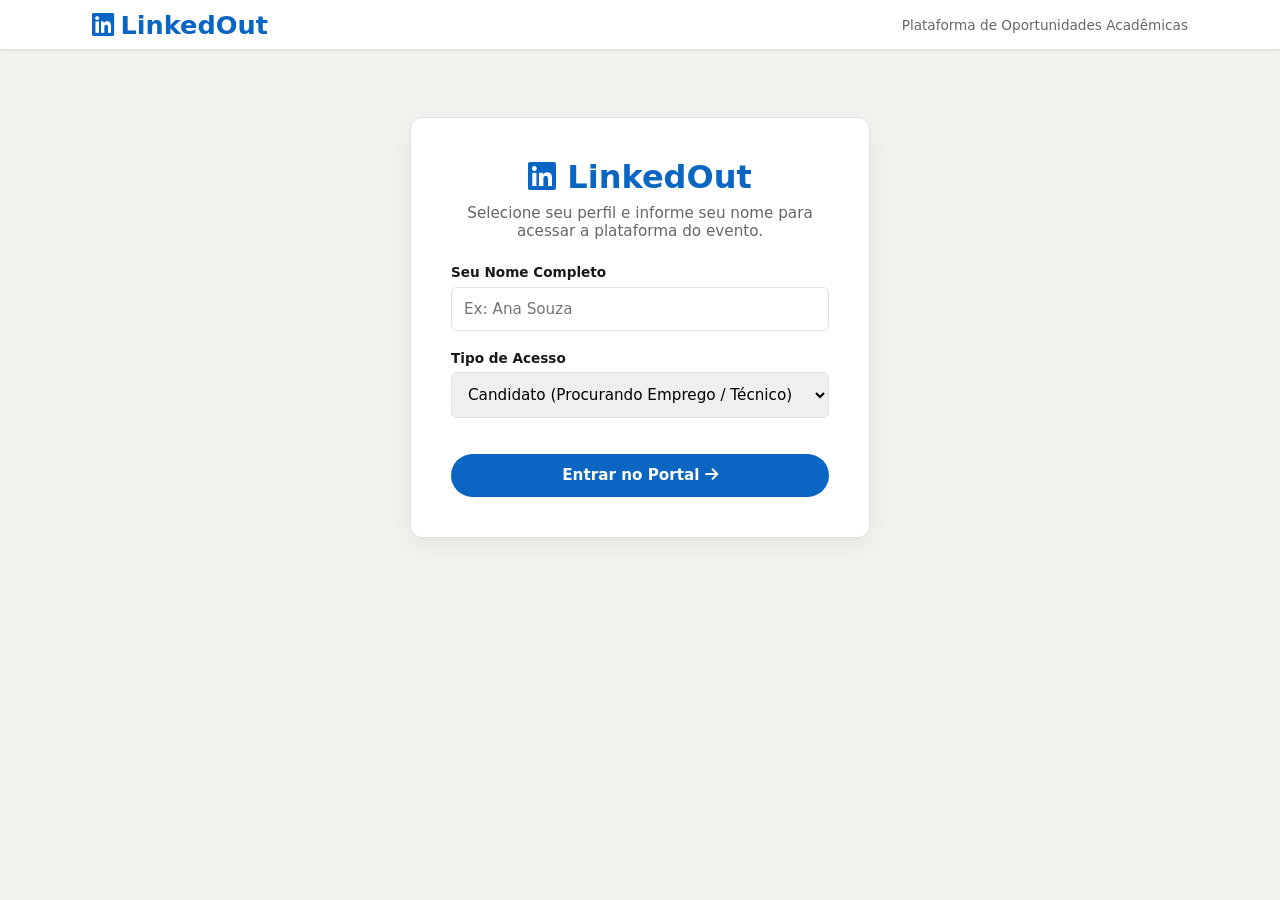
<file: index.html>
<!DOCTYPE html>
<html lang="pt-BR">
<head>
    <meta charset="UTF-8">
    <meta name="viewport" content="width=device-width, initial-scale=1.0">
    <title>LinkedOut - Portal de Entrada</title>
    <link href="https://cdnjs.cloudflare.com/ajax/libs/font-awesome/6.4.0/css/all.min.css" rel="stylesheet">
    <link rel="stylesheet" href="style.css">
</head>
<body>
    <header>
        <div class="nav-container">
            <div class="brand-section">
                <a href="index.html" class="logo"><i class="fa-brands fa-linkedin"></i> LinkedOut</a>
            </div>
            <div style="font-size: 0.85rem; color: var(--text-secondary);">
                Plataforma de Oportunidades Acadêmicas
            </div>
        </div>
    </header>

    <main>
        <div class="portal-card">
            <h1><i class="fa-brands fa-linkedin"></i> LinkedOut</h1>
            <p>Selecione seu perfil e informe seu nome para acessar a plataforma do evento.</p>

            <form onsubmit="handlePortalLogin(event)">
                <div class="form-group">
                    <label>Seu Nome Completo</label>
                    <input type="text" id="user-name" class="form-control" placeholder="Ex: Ana Souza" required>
                </div>

                <div class="form-group">
                    <label>Tipo de Acesso</label>
                    <select id="user-role" class="form-control" required>
                        <option value="candidato">Candidato (Procurando Emprego / Técnico)</option>
                        <option value="recrutador">Recrutador / Avaliador de Vagas</option>
                    </select>
                </div>

                <button type="submit" class="btn-primary" style="margin-top: 1rem;">
                    Entrar no Portal <i class="fa-solid fa-arrow-right"></i>
                </button>
            </form>
        </div>
    </main>

    <script src="sync.js"></script>
    <script>
        function handlePortalLogin(e) {
            e.preventDefault();
            const name = document.getElementById('user-name').value.trim();
            const role = document.getElementById('user-role').value;

            if (!name) return;

            setCurrentUser({ name, role });

            if (role === 'candidato') {
                window.location.href = 'candidato.html';
            } else {
                window.location.href = 'recrutador.html';
            }
        }
    </script>
</body>
</html>
</file>
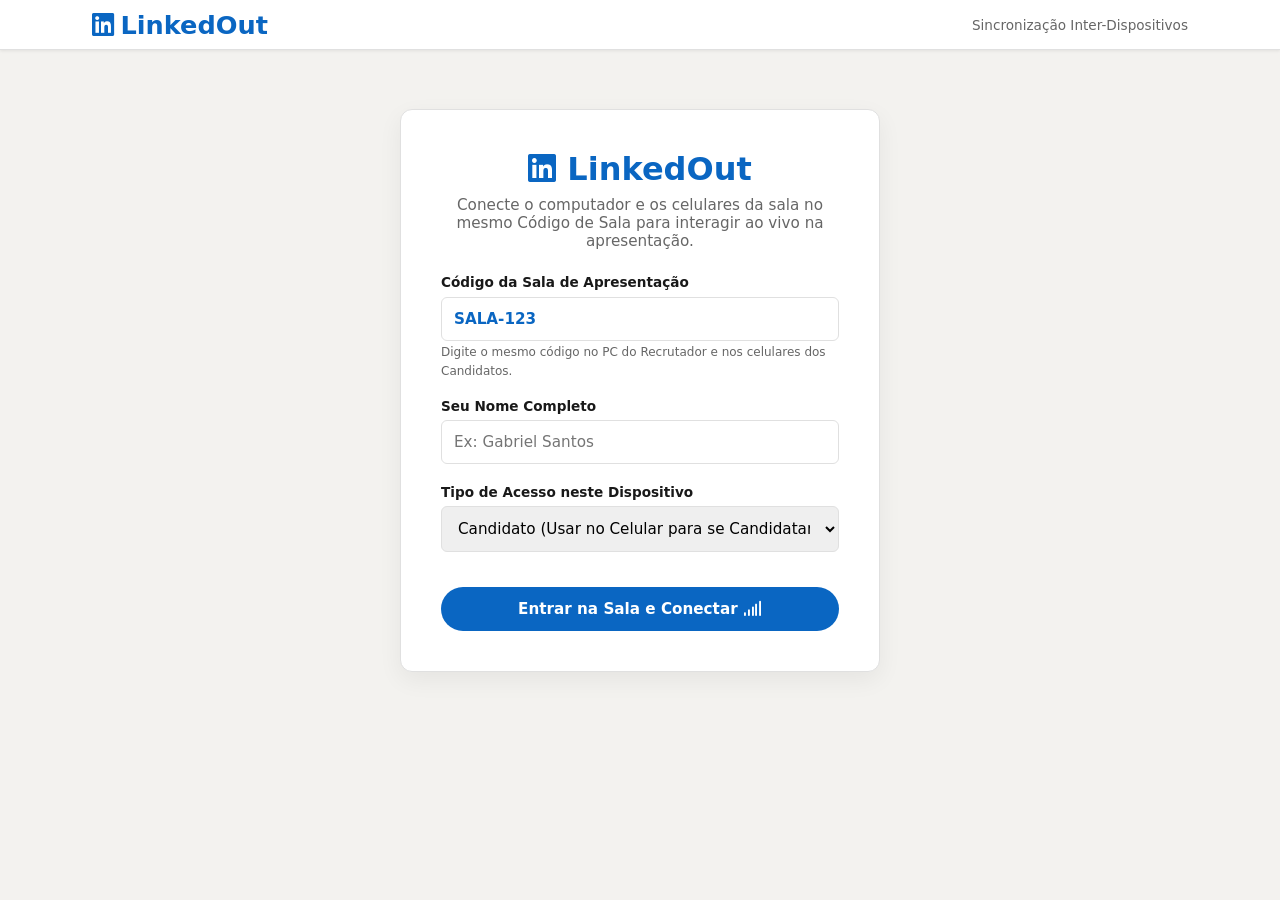
<file: linkedout_comunicacao_dispositivos/index.html>
<!DOCTYPE html>
<html lang="pt-BR">
<head>
    <meta charset="UTF-8">
    <meta name="viewport" content="width=device-width, initial-scale=1.0">
    <title>LinkedOut - Portal de Entrada</title>
    <link href="https://cdnjs.cloudflare.com/ajax/libs/font-awesome/6.4.0/css/all.min.css" rel="stylesheet">
    <link rel="stylesheet" href="style.css">
</head>
<body>
    <header>
        <div class="nav-container">
            <div class="brand-section">
                <a href="index.html" class="logo"><i class="fa-brands fa-linkedin"></i> LinkedOut</a>
            </div>
            <div style="font-size: 0.85rem; color: var(--text-secondary);">
                Sincronização Inter-Dispositivos
            </div>
        </div>
    </header>

    <main>
        <div class="portal-card">
            <h1><i class="fa-brands fa-linkedin"></i> LinkedOut</h1>
            <p>Conecte o computador e os celulares da sala no mesmo Código de Sala para interagir ao vivo na apresentação.</p>

            <form onsubmit="handlePortalLogin(event)">
                <div class="form-group">
                    <label>Código da Sala de Apresentação</label>
                    <input type="text" id="room-code" class="form-control" placeholder="Ex: TURMA101" value="SALA-123" required style="font-weight: bold; text-transform: uppercase; color: var(--primary);">
                    <small style="color: #666; font-size: 0.75rem;">Digite o mesmo código no PC do Recrutador e nos celulares dos Candidatos.</small>
                </div>

                <div class="form-group">
                    <label>Seu Nome Completo</label>
                    <input type="text" id="user-name" class="form-control" placeholder="Ex: Gabriel Santos" required>
                </div>

                <div class="form-group">
                    <label>Tipo de Acesso neste Dispositivo</label>
                    <select id="user-role" class="form-control" required>
                        <option value="candidato">Candidato (Usar no Celular para se Candidatar)</option>
                        <option value="recrutador">Recrutador (Usar no PC para Avaliar Candidatos)</option>
                    </select>
                </div>

                <button type="submit" class="btn-primary" style="margin-top: 1rem;">
                    Entrar na Sala e Conectar <i class="fa-solid fa-signal"></i>
                </button>
            </form>
        </div>
    </main>

    <script src="network.js"></script>
    <script>
        function handlePortalLogin(e) {
            e.preventDefault();
            const room = document.getElementById('room-code').value.trim();
            const name = document.getElementById('user-name').value.trim();
            const role = document.getElementById('user-role').value;

            if (!name || !room) return;

            setRoomCode(room);
            setCurrentUser({ name, role });

            if (role === 'candidato') {
                window.location.href = 'candidato.html';
            } else {
                window.location.href = 'recrutador.html';
            }
        }
    </script>
</body>
</html>
</file>
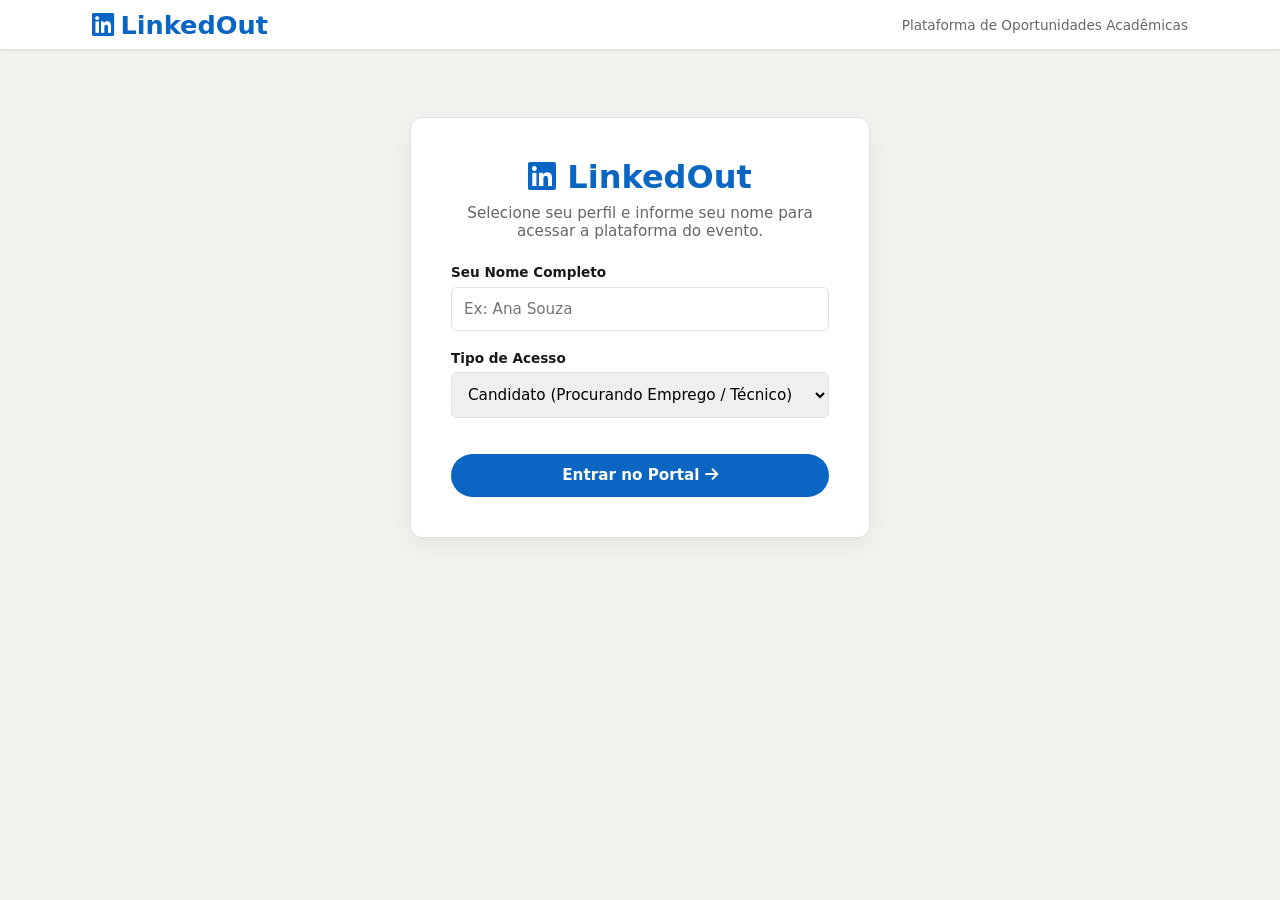
<file: candidato.html>
<!DOCTYPE html>
<html lang="pt-BR">
<head>
    <meta charset="UTF-8">
    <meta name="viewport" content="width=device-width, initial-scale=1.0">
    <title>LinkedOut - Área do Candidato</title>
    <link href="https://cdnjs.cloudflare.com/ajax/libs/font-awesome/6.4.0/css/all.min.css" rel="stylesheet">
    <link rel="stylesheet" href="style.css">
</head>
<body>
    <header>
        <div class="nav-container">
            <div class="brand-section">
                <a href="index.html" class="logo"><i class="fa-brands fa-linkedin"></i> LinkedOut</a>
                <span class="role-badge candidato">Candidato</span>
            </div>
            <div class="nav-user">
                <div class="user-card">
                    <div class="avatar" id="user-avatar">C</div>
                    <span id="user-display-name" style="font-weight: 600; font-size: 0.9rem;">Candidato</span>
                </div>
                <button class="btn-nav" onclick="logout()" title="Trocar Perfil / Sair"><i class="fa-solid fa-right-from-bracket"></i></button>
            </div>
        </div>
    </header>

    <main>
        <div class="linkedin-grid">
            <!-- Left Pane: Job List -->
            <div class="jobs-sidebar">
                <div class="sidebar-header">
                    <h3 style="font-size: 1rem;"><i class="fa-solid fa-briefcase"></i> Vagas em Destaque</h3>
                    <div class="filter-pills">
                        <button class="pill-btn active" onclick="setCategoryFilter('TODOS', this)">Todas</button>
                        <button class="pill-btn" onclick="setCategoryFilter('TI', this)">TI / Prog</button>
                        <button class="pill-btn" onclick="setCategoryFilter('ADM', this)">Administração</button>
                    </div>
                </div>
                <div class="jobs-list" id="jobs-container"></div>
            </div>

            <!-- Right Pane: Interactive Detail Island -->
            <div class="detail-island" id="detail-island-container">
                <!-- Dynamic Content via JS -->
            </div>
        </div>
    </main>

    <script src="sync.js"></script>
    <script>
        let currentUser = getCurrentUser();
        let selectedJobId = null;
        let currentFilter = 'TODOS';

        if (!currentUser || currentUser.role !== 'candidato') {
            alert('Acesso restrito. Faça login como candidato.');
            window.location.href = 'index.html';
        }

        document.getElementById('user-display-name').innerText = currentUser.name;
        document.getElementById('user-avatar').innerText = currentUser.name.charAt(0).toUpperCase();

        function logout() {
            window.location.href = 'index.html';
        }

        function setCategoryFilter(category, btn) {
            currentFilter = category;
            document.querySelectorAll('.pill-btn').forEach(b => b.classList.remove('active'));
            btn.classList.add('active');
            renderJobList();
        }

        function renderJobList() {
            const jobs = getJobs();
            const container = document.getElementById('jobs-container');

            const filtered = jobs.filter(j => currentFilter === 'TODOS' || j.category === currentFilter);

            if (filtered.length === 0) {
                container.innerHTML = '<div class="empty-state"><p>Nenhuma vaga encontrada para esta área.</p></div>';
                return;
            }

            if (!selectedJobId || !filtered.some(j => j.id === selectedJobId)) {
                selectedJobId = filtered[0].id;
            }

            container.innerHTML = filtered.map(j => `
                <div class="job-card-item ${j.id === selectedJobId ? 'selected' : ''}" onclick="selectJob('${j.id}')">
                    <div class="job-card-title">${j.title}</div>
                    <div class="job-card-company">${j.company}</div>
                    <div class="job-card-meta">
                        <span><i class="fa-solid fa-location-dot"></i> ${j.location}</span>
                        <span><i class="fa-solid fa-tag"></i> ${j.category}</span>
                    </div>
                </div>
            `).join('');

            renderDetailIsland();
        }

        function selectJob(id) {
            selectedJobId = id;
            renderJobList();
        }

        function renderDetailIsland() {
            const jobs = getJobs();
            const apps = getApplications();
            const container = document.getElementById('detail-island-container');

            const job = jobs.find(j => j.id === selectedJobId);
            if (!job) {
                container.innerHTML = '<div class="empty-state"><p>Selecione uma vaga no menu ao lado.</p></div>';
                return;
            }

            const myApp = apps.find(a => a.jobId === job.id && a.candidateName === currentUser.name);

            container.innerHTML = `
                <div class="detail-header">
                    <div class="detail-title">${job.title}</div>
                    <div class="detail-company"><i class="fa-solid fa-building"></i> ${job.company}</div>
                    <div class="detail-meta-pills">
                        <span class="meta-badge"><i class="fa-solid fa-location-dot"></i> ${job.location}</span>
                        <span class="meta-badge"><i class="fa-solid fa-graduation-cap"></i> Requisito: Ensino Médio Técnico (${job.category})</span>
                    </div>
                </div>

                <div class="detail-body">
                    <h4 style="margin-bottom: 0.5rem; color: #555;">Descrição da Oportunidade</h4>
                    <p>${job.description}</p>
                </div>

                <div style="border-top: 1px solid var(--border-color); padding-top: 1.2rem;">
                    ${myApp ? `
                        <div style="background: #f8f9fa; border: 1px solid var(--border-color); padding: 1.2rem; border-radius: 8px;">
                            <div style="display: flex; justify-content: space-between; align-items: center; margin-bottom: 0.6rem;">
                                <strong>Status da sua Candidatura:</strong>
                                <span class="status-badge status-${myApp.status}">${myApp.status}</span>
                            </div>
                            <p style="font-size: 0.85rem; color: #666; margin-bottom: 0.4rem;"><strong>Nota enviada ao recrutador:</strong> "${myApp.note}"</p>
                            <small style="color: #999;">Candidatura registrada para o recrutador visualizar ao vivo.</small>
                        </div>
                    ` : `
                        <h4 style="margin-bottom: 0.8rem; color: var(--primary);"><i class="fa-solid fa-paper-plane"></i> Candidatar-se a esta vaga</h4>
                        <div class="form-group">
                            <label>Apresentação Curta (Ex: Formação, cursos e por que quer a vaga)</label>
                            <textarea id="app-note" class="form-control" rows="3" placeholder="Escreva uma breve nota para o recrutador..."></textarea>
                        </div>
                        <button class="btn-primary" onclick="submitApplication('${job.id}')"><i class="fa-solid fa-check"></i> Enviar Candidatura Instantânea</button>
                    `}
                </div>
            `;
        }

        function submitApplication(jobId) {
            const noteInput = document.getElementById('app-note');
            const note = noteInput ? noteInput.value.trim() : '';

            if (!note) {
                alert('Escreva uma breve nota de apresentação antes de enviar.');
                return;
            }

            const apps = getApplications();
            apps.push({
                id: 'app-' + Date.now(),
                jobId: jobId,
                candidateName: currentUser.name,
                note: note,
                status: 'Pendente',
                appliedAt: new Date().toLocaleTimeString([], {hour: '2-digit', minute:'2-digit'})
            });

            saveApplications(apps);
            renderDetailIsland();
        }

        // Live Syncing Callback
        onRealtimeUpdate(() => {
            renderJobList();
        });

        // Initial Load
        renderJobList();
    </script>
</body>
</html>
</file>
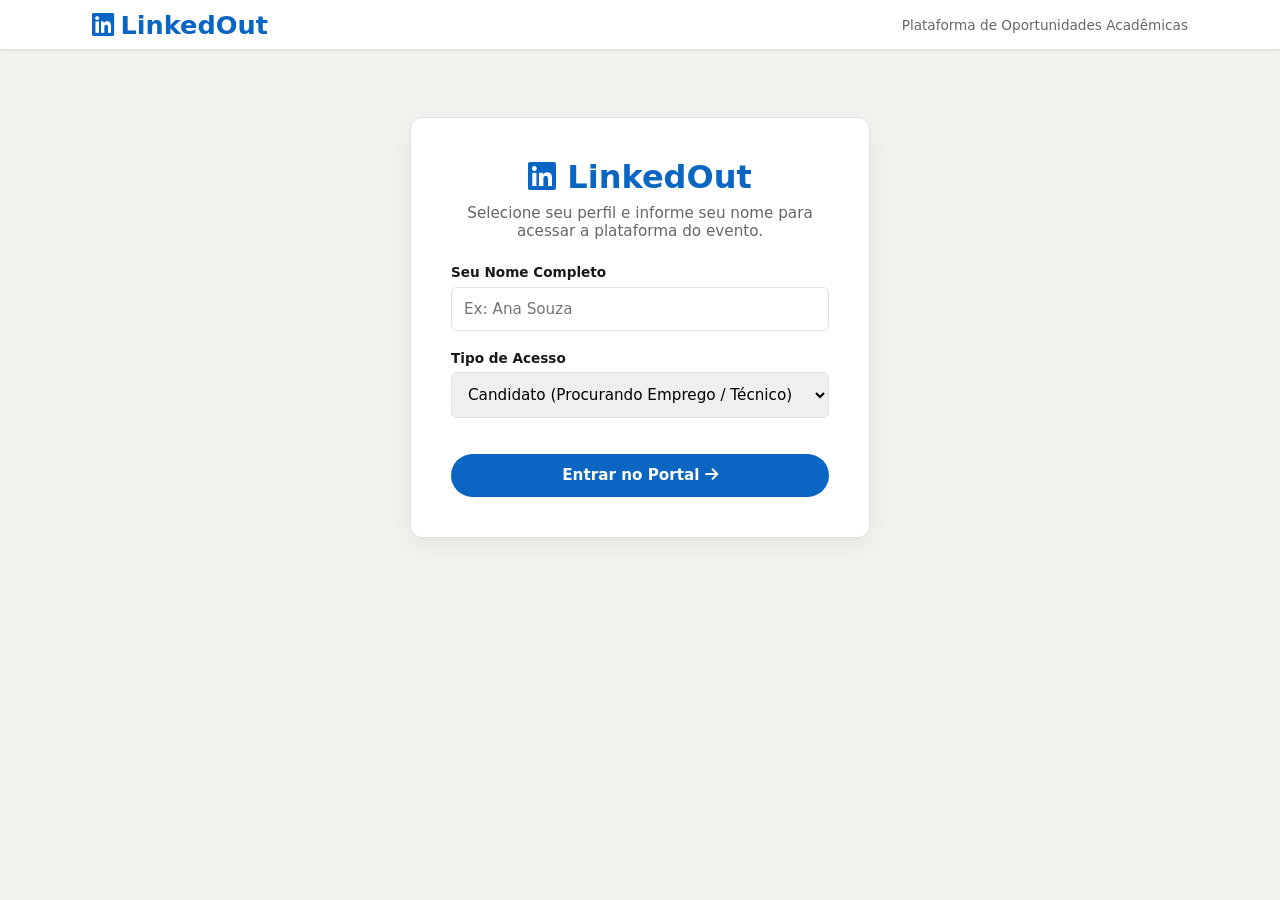
<file: recrutador.html>
<!DOCTYPE html>
<html lang="pt-BR">
<head>
    <meta charset="UTF-8">
    <meta name="viewport" content="width=device-width, initial-scale=1.0">
    <title>LinkedOut - Painel do Recrutador</title>
    <link href="https://cdnjs.cloudflare.com/ajax/libs/font-awesome/6.4.0/css/all.min.css" rel="stylesheet">
    <link rel="stylesheet" href="style.css">
</head>
<body>
    <header>
        <div class="nav-container">
            <div class="brand-section">
                <a href="index.html" class="logo"><i class="fa-brands fa-linkedin"></i> LinkedOut</a>
                <span class="role-badge recrutador">Recrutador / Avaliador</span>
            </div>
            <div class="nav-user">
                <div class="user-card">
                    <div class="avatar" id="user-avatar" style="background: var(--warning);">R</div>
                    <span id="user-display-name" style="font-weight: 600; font-size: 0.9rem;">Recrutador</span>
                </div>
                <button class="btn-nav" onclick="logout()" title="Trocar Perfil / Sair"><i class="fa-solid fa-right-from-bracket"></i></button>
            </div>
        </div>
    </header>

    <main>
        <div class="linkedin-grid">
            <!-- Left Pane: Recruiter Job Selection & Actions -->
            <div class="jobs-sidebar">
                <div class="sidebar-header" style="display: flex; justify-content: space-between; align-items: center;">
                    <h3 style="font-size: 1rem;"><i class="fa-solid fa-folder-open"></i> Suas Vagas Anunciadas</h3>
                    <button class="pill-btn active" onclick="openNewJobModal()"><i class="fa-solid fa-plus"></i> Nova Vaga</button>
                </div>
                <div class="jobs-list" id="recruiter-jobs-container"></div>
            </div>

            <!-- Right Pane: Applicants Management Island -->
            <div class="detail-island" id="detail-island-container">
                <!-- Dynamic Content via JS -->
            </div>
        </div>
    </main>

    <!-- Modal para Criar Nova Vaga -->
    <div id="new-job-modal" style="display: none; position: fixed; top: 0; left: 0; width: 100vw; height: 100vh; background: rgba(0,0,0,0.5); z-index: 1000; align-items: center; justify-content: center;">
        <div style="background: white; padding: 2rem; border-radius: 8px; width: 90%; max-width: 500px;">
            <h3><i class="fa-solid fa-plus-circle"></i> Anunciar Nova Vaga</h3>
            <br>
            <form onsubmit="handleCreateJob(event)">
                <div class="form-group">
                    <label>Título da Vaga</label>
                    <input type="text" id="new-title" class="form-control" placeholder="Ex: Auxiliar de Escritório" required>
                </div>
                <div class="form-group">
                    <label>Empresa</label>
                    <input type="text" id="new-company" class="form-control" placeholder="Ex: Tech Soluções" required>
                </div>
                <div class="form-group">
                    <label>Área Técnica</label>
                    <select id="new-category" class="form-control" required>
                        <option value="TI">Técnico em Programação / TI</option>
                        <option value="ADM">Técnico em Administração</option>
                    </select>
                </div>
                <div class="form-group">
                    <label>Localização</label>
                    <input type="text" id="new-location" class="form-control" placeholder="Ex: Jaraguá do Sul - SC" required>
                </div>
                <div class="form-group">
                    <label>Descrição detalhada</label>
                    <textarea id="new-desc" class="form-control" rows="3" placeholder="Requisitos e atividades..." required></textarea>
                </div>
                <div style="display: flex; gap: 0.5rem; justify-content: flex-end; margin-top: 1rem;">
                    <button type="button" class="pill-btn" onclick="closeNewJobModal()">Cancelar</button>
                    <button type="submit" class="btn-primary" style="width: auto;">Publicar Vaga</button>
                </div>
            </form>
        </div>
    </div>

    <script src="sync.js"></script>
    <script>
        let currentUser = getCurrentUser();
        let selectedJobId = null;

        if (!currentUser || currentUser.role !== 'recrutador') {
            alert('Acesso restrito. Faça login como recrutador.');
            window.location.href = 'index.html';
        }

        document.getElementById('user-display-name').innerText = currentUser.name;
        document.getElementById('user-avatar').innerText = currentUser.name.charAt(0).toUpperCase();

        function logout() {
            window.location.href = 'index.html';
        }

        function renderJobList() {
            const jobs = getJobs();
            const apps = getApplications();
            const container = document.getElementById('recruiter-jobs-container');

            if (jobs.length === 0) {
                container.innerHTML = '<div class="empty-state"><p>Nenhuma vaga cadastrada.</p></div>';
                return;
            }

            if (!selectedJobId || !jobs.some(j => j.id === selectedJobId)) {
                selectedJobId = jobs[0].id;
            }

            container.innerHTML = jobs.map(j => {
                const count = apps.filter(a => a.jobId === j.id).length;
                return `
                    <div class="job-card-item ${j.id === selectedJobId ? 'selected' : ''}" onclick="selectJob('${j.id}')">
                        <div class="job-card-title">${j.title}</div>
                        <div class="job-card-company">${j.company}</div>
                        <div class="job-card-meta">
                            <span><i class="fa-solid fa-users"></i> ${count} candidato(s)</span>
                            <span><i class="fa-solid fa-tag"></i> ${j.category}</span>
                        </div>
                    </div>
                `;
            }).join('');

            renderDetailIsland();
        }

        function selectJob(id) {
            selectedJobId = id;
            renderJobList();
        }

        function renderDetailIsland() {
            const jobs = getJobs();
            const apps = getApplications();
            const container = document.getElementById('detail-island-container');

            const job = jobs.find(j => j.id === selectedJobId);
            if (!job) {
                container.innerHTML = '<div class="empty-state"><p>Selecione uma vaga para avaliar os candidatos.</p></div>';
                return;
            }

            const jobApps = apps.filter(a => a.jobId === job.id);

            container.innerHTML = `
                <div class="detail-header">
                    <div class="detail-title">${job.title}</div>
                    <div class="detail-company"><i class="fa-solid fa-building"></i> ${job.company}</div>
                    <div class="detail-meta-pills">
                        <span class="meta-badge"><i class="fa-solid fa-users"></i> ${jobApps.length} Candidatos Aplicaram</span>
                        <span class="meta-badge"><i class="fa-solid fa-location-dot"></i> ${job.location}</span>
                    </div>
                </div>

                <h4 style="margin-bottom: 1rem; color: var(--primary);"><i class="fa-solid fa-user-check"></i> Candidatos em Tempo Real</h4>

                ${jobApps.length === 0 ? `
                    <div class="empty-state">
                        <i class="fa-solid fa-hourglass-half"></i>
                        <p>Aguardando candidaturas ao vivo para esta vaga...</p>
                        <small>Quando um candidato clicar em se candidatar pelo celular, ele aparecerá aqui instantaneamente.</small>
                    </div>
                ` : `
                    <div>
                        ${jobApps.map(app => `
                            <div class="applicant-item">
                                <div class="applicant-head">
                                    <strong style="font-size: 1rem; color: #111;"><i class="fa-solid fa-user-graduate"></i> ${app.candidateName}</strong>
                                    <span class="status-badge status-${app.status}">${app.status}</span>
                                </div>
                                <p style="font-size: 0.9rem; color: #444; margin: 0.4rem 0;"><strong>Apresentação do Aluno:</strong> "${app.note}"</p>
                                <small style="color: #888;">Horário: ${app.appliedAt}</small>

                                <div class="action-row">
                                    <button class="btn-sm-success" onclick="changeStatus('${app.id}', 'Aceito')"><i class="fa-solid fa-check"></i> Aceitar / Entrevistar</button>
                                    <button class="btn-sm-danger" onclick="changeStatus('${app.id}', 'Rejeitado')"><i class="fa-solid fa-xmark"></i> Rejeitar</button>
                                </div>
                            </div>
                        `).join('')}
                    </div>
                `}
            `;
        }

        function changeStatus(appId, newStatus) {
            const apps = getApplications();
            const app = apps.find(a => a.id === appId);
            if (app) {
                app.status = newStatus;
                saveApplications(apps);
                renderDetailIsland();
            }
        }

        function openNewJobModal() {
            document.getElementById('new-job-modal').style.display = 'flex';
        }

        function closeNewJobModal() {
            document.getElementById('new-job-modal').style.display = 'none';
        }

        function handleCreateJob(e) {
            e.preventDefault();
            const jobs = getJobs();

            const newJob = {
                id: 'job-' + Date.now(),
                title: document.getElementById('new-title').value,
                company: document.getElementById('new-company').value,
                category: document.getElementById('new-category').value,
                location: document.getElementById('new-location').value,
                description: document.getElementById('new-desc').value,
                recruiter: currentUser.name,
                createdAt: new Date().toISOString()
            };

            jobs.unshift(newJob);
            saveJobs(jobs);

            closeNewJobModal();
            selectedJobId = newJob.id;
            renderJobList();
            e.target.reset();
        }

        // Live Syncing Callback
        onRealtimeUpdate(() => {
            renderJobList();
        });

        // Initial Load
        renderJobList();
    </script>
</body>
</html>
</file>
<file: style.css>
/* LinkedOut Design System */
:root {
    --primary: #0a66c2;
    --primary-hover: #004182;
    --bg-main: #f3f2ef;
    --card-bg: #ffffff;
    --text-main: #191919;
    --text-secondary: #666666;
    --border-color: #e0e0e0;
    --success: #057642;
    --success-bg: #e6f4ea;
    --danger: #cc1010;
    --danger-bg: #fce8e6;
    --warning: #b25900;
    --warning-bg: #fef7e0;
}

* {
    box-sizing: border-box;
    margin: 0;
    padding: 0;
    font-family: -apple-system, system-ui, BlinkMacSystemFont, "Segoe UI", Roboto, "Helvetica Neue", Arial, sans-serif;
}

body {
    background-color: var(--bg-main);
    color: var(--text-main);
    display: flex;
    flex-direction: column;
    min-height: 100vh;
}

/* Navbar Header */
header {
    background-color: var(--card-bg);
    border-bottom: 1px solid var(--border-color);
    position: sticky;
    top: 0;
    z-index: 100;
    box-shadow: 0 1px 3px rgba(0,0,0,0.08);
}

.nav-container {
    max-width: 1128px;
    margin: 0 auto;
    display: flex;
    justify-content: space-between;
    align-items: center;
    padding: 0.6rem 1rem;
}

.brand-section {
    display: flex;
    align-items: center;
    gap: 0.8rem;
}

.logo {
    font-size: 1.6rem;
    font-weight: 800;
    color: var(--primary);
    text-decoration: none;
    display: flex;
    align-items: center;
    gap: 0.4rem;
}

.role-badge {
    padding: 0.3rem 0.7rem;
    border-radius: 16px;
    font-size: 0.8rem;
    font-weight: 700;
    text-transform: uppercase;
}

.role-badge.candidato {
    background: #e8f0fe;
    color: var(--primary);
}

.role-badge.recrutador {
    background: #fef3d6;
    color: var(--warning);
}

.nav-user {
    display: flex;
    align-items: center;
    gap: 1rem;
}

.user-card {
    display: flex;
    align-items: center;
    gap: 0.6rem;
    background: #f8f9fa;
    padding: 0.4rem 0.8rem;
    border-radius: 20px;
    border: 1px solid var(--border-color);
}

.avatar {
    width: 32px;
    height: 32px;
    border-radius: 50%;
    background: var(--primary);
    color: white;
    display: flex;
    align-items: center;
    justify-content: center;
    font-weight: bold;
}

.btn-nav {
    background: none;
    border: none;
    color: var(--text-secondary);
    cursor: pointer;
    font-size: 1.1rem;
    padding: 0.3rem;
    transition: color 0.2s;
}

.btn-nav:hover {
    color: var(--danger);
}

/* Main Container Layout */
main {
    max-width: 1128px;
    margin: 1.2rem auto;
    padding: 0 1rem;
    flex: 1;
    width: 100%;
}

/* Login/Portal Index Screen */
.portal-card {
    background: white;
    max-width: 460px;
    margin: 3rem auto;
    padding: 2.5rem;
    border-radius: 12px;
    border: 1px solid var(--border-color);
    box-shadow: 0 8px 24px rgba(0,0,0,0.06);
    text-align: center;
}

.portal-card h1 {
    color: var(--primary);
    margin-bottom: 0.5rem;
}

.portal-card p {
    color: var(--text-secondary);
    font-size: 0.95rem;
    margin-bottom: 1.5rem;
}

.form-group {
    margin-bottom: 1.2rem;
    text-align: left;
}

.form-group label {
    display: block;
    font-size: 0.85rem;
    font-weight: 600;
    margin-bottom: 0.4rem;
}

.form-control {
    width: 100%;
    padding: 0.75rem;
    border: 1px solid var(--border-color);
    border-radius: 6px;
    font-size: 0.95rem;
    outline: none;
}

.form-control:focus {
    border-color: var(--primary);
}

.btn-primary {
    background-color: var(--primary);
    color: white;
    border: none;
    padding: 0.8rem 1.5rem;
    border-radius: 24px;
    font-weight: 600;
    font-size: 0.95rem;
    cursor: pointer;
    width: 100%;
    transition: background 0.2s;
}

.btn-primary:hover {
    background-color: var(--primary-hover);
}

/* Split Pane Layout (LinkedIn Style) */
.linkedin-grid {
    display: grid;
    grid-template-columns: 360px 1fr;
    gap: 1.2rem;
    align-items: start;
}

@media (max-width: 820px) {
    .linkedin-grid {
        grid-template-columns: 1fr;
    }
}

.jobs-sidebar {
    background: white;
    border-radius: 8px;
    border: 1px solid var(--border-color);
    overflow: hidden;
}

.sidebar-header {
    padding: 1rem;
    border-bottom: 1px solid var(--border-color);
    background: #fafafa;
}

.filter-pills {
    display: flex;
    gap: 0.4rem;
    margin-top: 0.6rem;
}

.pill-btn {
    padding: 0.3rem 0.7rem;
    border-radius: 12px;
    border: 1px solid var(--border-color);
    background: white;
    font-size: 0.8rem;
    cursor: pointer;
    font-weight: 600;
}

.pill-btn.active {
    background: var(--primary);
    color: white;
    border-color: var(--primary);
}

.jobs-list {
    max-height: 650px;
    overflow-y: auto;
}

.job-card-item {
    padding: 1rem;
    border-bottom: 1px solid var(--border-color);
    cursor: pointer;
    transition: background 0.2s;
}

.job-card-item:hover {
    background: #f8f9fa;
}

.job-card-item.selected {
    background: #edf5ff;
    border-left: 4px solid var(--primary);
}

.job-card-title {
    font-size: 1rem;
    font-weight: 700;
    color: var(--primary);
    margin-bottom: 0.2rem;
}

.job-card-company {
    font-size: 0.85rem;
    font-weight: 600;
    color: var(--text-main);
}

.job-card-meta {
    font-size: 0.8rem;
    color: var(--text-secondary);
    margin-top: 0.4rem;
    display: flex;
    gap: 0.8rem;
}

/* Detail Island Card */
.detail-island {
    background: white;
    border-radius: 8px;
    border: 1px solid var(--border-color);
    padding: 1.8rem;
    box-shadow: 0 2px 8px rgba(0,0,0,0.04);
    position: sticky;
    top: 75px;
}

.detail-header {
    border-bottom: 1px solid var(--border-color);
    padding-bottom: 1rem;
    margin-bottom: 1.2rem;
}

.detail-title {
    font-size: 1.5rem;
    font-weight: 700;
    color: var(--text-main);
}

.detail-company {
    font-size: 1rem;
    font-weight: 600;
    color: var(--primary);
    margin-top: 0.2rem;
}

.detail-meta-pills {
    display: flex;
    gap: 0.6rem;
    margin-top: 0.8rem;
}

.meta-badge {
    background: #f0f2f5;
    padding: 0.3rem 0.6rem;
    border-radius: 4px;
    font-size: 0.8rem;
    color: var(--text-secondary);
    font-weight: 600;
}

.detail-body {
    line-height: 1.6;
    color: #333;
    font-size: 0.95rem;
    margin-bottom: 1.5rem;
}

/* Candidate Status & Applications */
.applicant-item {
    border: 1px solid var(--border-color);
    border-radius: 8px;
    padding: 1rem;
    margin-bottom: 0.8rem;
    background: #fafafa;
}

.applicant-head {
    display: flex;
    justify-content: space-between;
    align-items: center;
    margin-bottom: 0.4rem;
}

.status-badge {
    font-size: 0.75rem;
    padding: 0.25rem 0.6rem;
    border-radius: 12px;
    font-weight: bold;
}

.status-Pendente { background: var(--warning-bg); color: var(--warning); }
.status-Aceito { background: var(--success-bg); color: var(--success); }
.status-Rejeitado { background: var(--danger-bg); color: var(--danger); }

.action-row {
    display: flex;
    gap: 0.5rem;
    margin-top: 0.8rem;
}

.btn-sm-success {
    background: var(--success);
    color: white;
    border: none;
    padding: 0.4rem 0.8rem;
    border-radius: 4px;
    font-size: 0.8rem;
    cursor: pointer;
    font-weight: 600;
}

.btn-sm-danger {
    background: var(--danger);
    color: white;
    border: none;
    padding: 0.4rem 0.8rem;
    border-radius: 4px;
    font-size: 0.8rem;
    cursor: pointer;
    font-weight: 600;
}

.empty-state {
    text-align: center;
    padding: 3rem 1rem;
    color: var(--text-secondary);
}

.empty-state i {
    font-size: 2.5rem;
    margin-bottom: 0.8rem;
    color: #ccc;
}
</file>
<file: linkedout_comunicacao_dispositivos/style.css>
/* LinkedOut Modern Design System */
:root {
    --primary: #0a66c2;
    --primary-hover: #004182;
    --bg-main: #f3f2ef;
    --card-bg: #ffffff;
    --text-main: #191919;
    --text-secondary: #666666;
    --border-color: #e0e0e0;
    --success: #057642;
    --success-bg: #e6f4ea;
    --danger: #cc1010;
    --danger-bg: #fce8e6;
    --warning: #b25900;
    --warning-bg: #fef7e0;
}

* {
    box-sizing: border-box;
    margin: 0;
    padding: 0;
    font-family: -apple-system, system-ui, BlinkMacSystemFont, "Segoe UI", Roboto, "Helvetica Neue", Arial, sans-serif;
}

body {
    background-color: var(--bg-main);
    color: var(--text-main);
    display: flex;
    flex-direction: column;
    min-height: 100vh;
}

/* Navbar Header */
header {
    background-color: var(--card-bg);
    border-bottom: 1px solid var(--border-color);
    position: sticky;
    top: 0;
    z-index: 100;
    box-shadow: 0 1px 3px rgba(0,0,0,0.08);
}

.nav-container {
    max-width: 1128px;
    margin: 0 auto;
    display: flex;
    justify-content: space-between;
    align-items: center;
    padding: 0.6rem 1rem;
}

.brand-section {
    display: flex;
    align-items: center;
    gap: 0.8rem;
}

.logo {
    font-size: 1.6rem;
    font-weight: 800;
    color: var(--primary);
    text-decoration: none;
    display: flex;
    align-items: center;
    gap: 0.4rem;
}

.role-badge {
    padding: 0.3rem 0.7rem;
    border-radius: 16px;
    font-size: 0.8rem;
    font-weight: 700;
    text-transform: uppercase;
}

.role-badge.candidato {
    background: #e8f0fe;
    color: var(--primary);
}

.role-badge.recrutador {
    background: #fef3d6;
    color: var(--warning);
}

.nav-user {
    display: flex;
    align-items: center;
    gap: 1rem;
}

.user-card {
    display: flex;
    align-items: center;
    gap: 0.6rem;
    background: #f8f9fa;
    padding: 0.4rem 0.8rem;
    border-radius: 20px;
    border: 1px solid var(--border-color);
}

.avatar {
    width: 32px;
    height: 32px;
    border-radius: 50%;
    background: var(--primary);
    color: white;
    display: flex;
    align-items: center;
    justify-content: center;
    font-weight: bold;
}

.btn-nav {
    background: none;
    border: none;
    color: var(--text-secondary);
    cursor: pointer;
    font-size: 1.1rem;
    padding: 0.3rem;
    transition: color 0.2s;
}

.btn-nav:hover {
    color: var(--danger);
}

/* Main Container Layout */
main {
    max-width: 1128px;
    margin: 1.2rem auto;
    padding: 0 1rem;
    flex: 1;
    width: 100%;
}

/* Connection Status Banner */
.network-bar {
    background: #ffffff;
    border-bottom: 1px solid var(--border-color);
    padding: 0.6rem 1rem;
    font-size: 0.85rem;
}

.network-container {
    max-width: 1128px;
    margin: 0 auto;
    display: flex;
    justify-content: space-between;
    align-items: center;
    flex-wrap: wrap;
    gap: 0.5rem;
}

.peer-status {
    display: flex;
    align-items: center;
    gap: 0.5rem;
    font-weight: 600;
}

.status-indicator {
    width: 10px;
    height: 10px;
    border-radius: 50%;
    background-color: #ffc107;
}

.status-indicator.connected {
    background-color: #28a745;
}

/* Portal Login Screen */
.portal-card {
    background: white;
    max-width: 480px;
    margin: 2.5rem auto;
    padding: 2.5rem;
    border-radius: 12px;
    border: 1px solid var(--border-color);
    box-shadow: 0 8px 24px rgba(0,0,0,0.06);
    text-align: center;
}

.portal-card h1 {
    color: var(--primary);
    margin-bottom: 0.5rem;
}

.portal-card p {
    color: var(--text-secondary);
    font-size: 0.95rem;
    margin-bottom: 1.5rem;
}

.form-group {
    margin-bottom: 1.2rem;
    text-align: left;
}

.form-group label {
    display: block;
    font-size: 0.85rem;
    font-weight: 600;
    margin-bottom: 0.4rem;
}

.form-control {
    width: 100%;
    padding: 0.75rem;
    border: 1px solid var(--border-color);
    border-radius: 6px;
    font-size: 0.95rem;
    outline: none;
}

.form-control:focus {
    border-color: var(--primary);
}

.btn-primary {
    background-color: var(--primary);
    color: white;
    border: none;
    padding: 0.8rem 1.5rem;
    border-radius: 24px;
    font-weight: 600;
    font-size: 0.95rem;
    cursor: pointer;
    width: 100%;
    transition: background 0.2s;
}

.btn-primary:hover {
    background-color: var(--primary-hover);
}

/* Split Pane Layout (LinkedIn Style) */
.linkedin-grid {
    display: grid;
    grid-template-columns: 360px 1fr;
    gap: 1.2rem;
    align-items: start;
}

@media (max-width: 820px) {
    .linkedin-grid {
        grid-template-columns: 1fr;
    }
}

.jobs-sidebar {
    background: white;
    border-radius: 8px;
    border: 1px solid var(--border-color);
    overflow: hidden;
}

.sidebar-header {
    padding: 1rem;
    border-bottom: 1px solid var(--border-color);
    background: #fafafa;
}

.filter-pills {
    display: flex;
    gap: 0.4rem;
    margin-top: 0.6rem;
}

.pill-btn {
    padding: 0.3rem 0.7rem;
    border-radius: 12px;
    border: 1px solid var(--border-color);
    background: white;
    font-size: 0.8rem;
    cursor: pointer;
    font-weight: 600;
}

.pill-btn.active {
    background: var(--primary);
    color: white;
    border-color: var(--primary);
}

.jobs-list {
    max-height: 650px;
    overflow-y: auto;
}

.job-card-item {
    padding: 1rem;
    border-bottom: 1px solid var(--border-color);
    cursor: pointer;
    transition: background 0.2s;
}

.job-card-item:hover {
    background: #f8f9fa;
}

.job-card-item.selected {
    background: #edf5ff;
    border-left: 4px solid var(--primary);
}

.job-card-title {
    font-size: 1rem;
    font-weight: 700;
    color: var(--primary);
    margin-bottom: 0.2rem;
}

.job-card-company {
    font-size: 0.85rem;
    font-weight: 600;
    color: var(--text-main);
}

.job-card-meta {
    font-size: 0.8rem;
    color: var(--text-secondary);
    margin-top: 0.4rem;
    display: flex;
    gap: 0.8rem;
}

/* Detail Island Card */
.detail-island {
    background: white;
    border-radius: 8px;
    border: 1px solid var(--border-color);
    padding: 1.8rem;
    box-shadow: 0 2px 8px rgba(0,0,0,0.04);
    position: sticky;
    top: 75px;
}

.detail-header {
    border-bottom: 1px solid var(--border-color);
    padding-bottom: 1rem;
    margin-bottom: 1.2rem;
}

.detail-title {
    font-size: 1.5rem;
    font-weight: 700;
    color: var(--text-main);
}

.detail-company {
    font-size: 1rem;
    font-weight: 600;
    color: var(--primary);
    margin-top: 0.2rem;
}

.detail-meta-pills {
    display: flex;
    gap: 0.6rem;
    margin-top: 0.8rem;
}

.meta-badge {
    background: #f0f2f5;
    padding: 0.3rem 0.6rem;
    border-radius: 4px;
    font-size: 0.8rem;
    color: var(--text-secondary);
    font-weight: 600;
}

.detail-body {
    line-height: 1.6;
    color: #333;
    font-size: 0.95rem;
    margin-bottom: 1.5rem;
}

/* Applicant Items */
.applicant-item {
    border: 1px solid var(--border-color);
    border-radius: 8px;
    padding: 1rem;
    margin-bottom: 0.8rem;
    background: #fafafa;
}

.applicant-head {
    display: flex;
    justify-content: space-between;
    align-items: center;
    margin-bottom: 0.4rem;
}

.status-badge {
    font-size: 0.75rem;
    padding: 0.25rem 0.6rem;
    border-radius: 12px;
    font-weight: bold;
}

.status-Pendente { background: var(--warning-bg); color: var(--warning); }
.status-Aceito { background: var(--success-bg); color: var(--success); }
.status-Rejeitado { background: var(--danger-bg); color: var(--danger); }

.action-row {
    display: flex;
    gap: 0.5rem;
    margin-top: 0.8rem;
}

.btn-sm-success {
    background: var(--success);
    color: white;
    border: none;
    padding: 0.4rem 0.8rem;
    border-radius: 4px;
    font-size: 0.8rem;
    cursor: pointer;
    font-weight: 600;
}

.btn-sm-danger {
    background: var(--danger);
    color: white;
    border: none;
    padding: 0.4rem 0.8rem;
    border-radius: 4px;
    font-size: 0.8rem;
    cursor: pointer;
    font-weight: 600;
}

.empty-state {
    text-align: center;
    padding: 3rem 1rem;
    color: var(--text-secondary);
}

.empty-state i {
    font-size: 2.5rem;
    margin-bottom: 0.8rem;
    color: #ccc;
}
</file>
